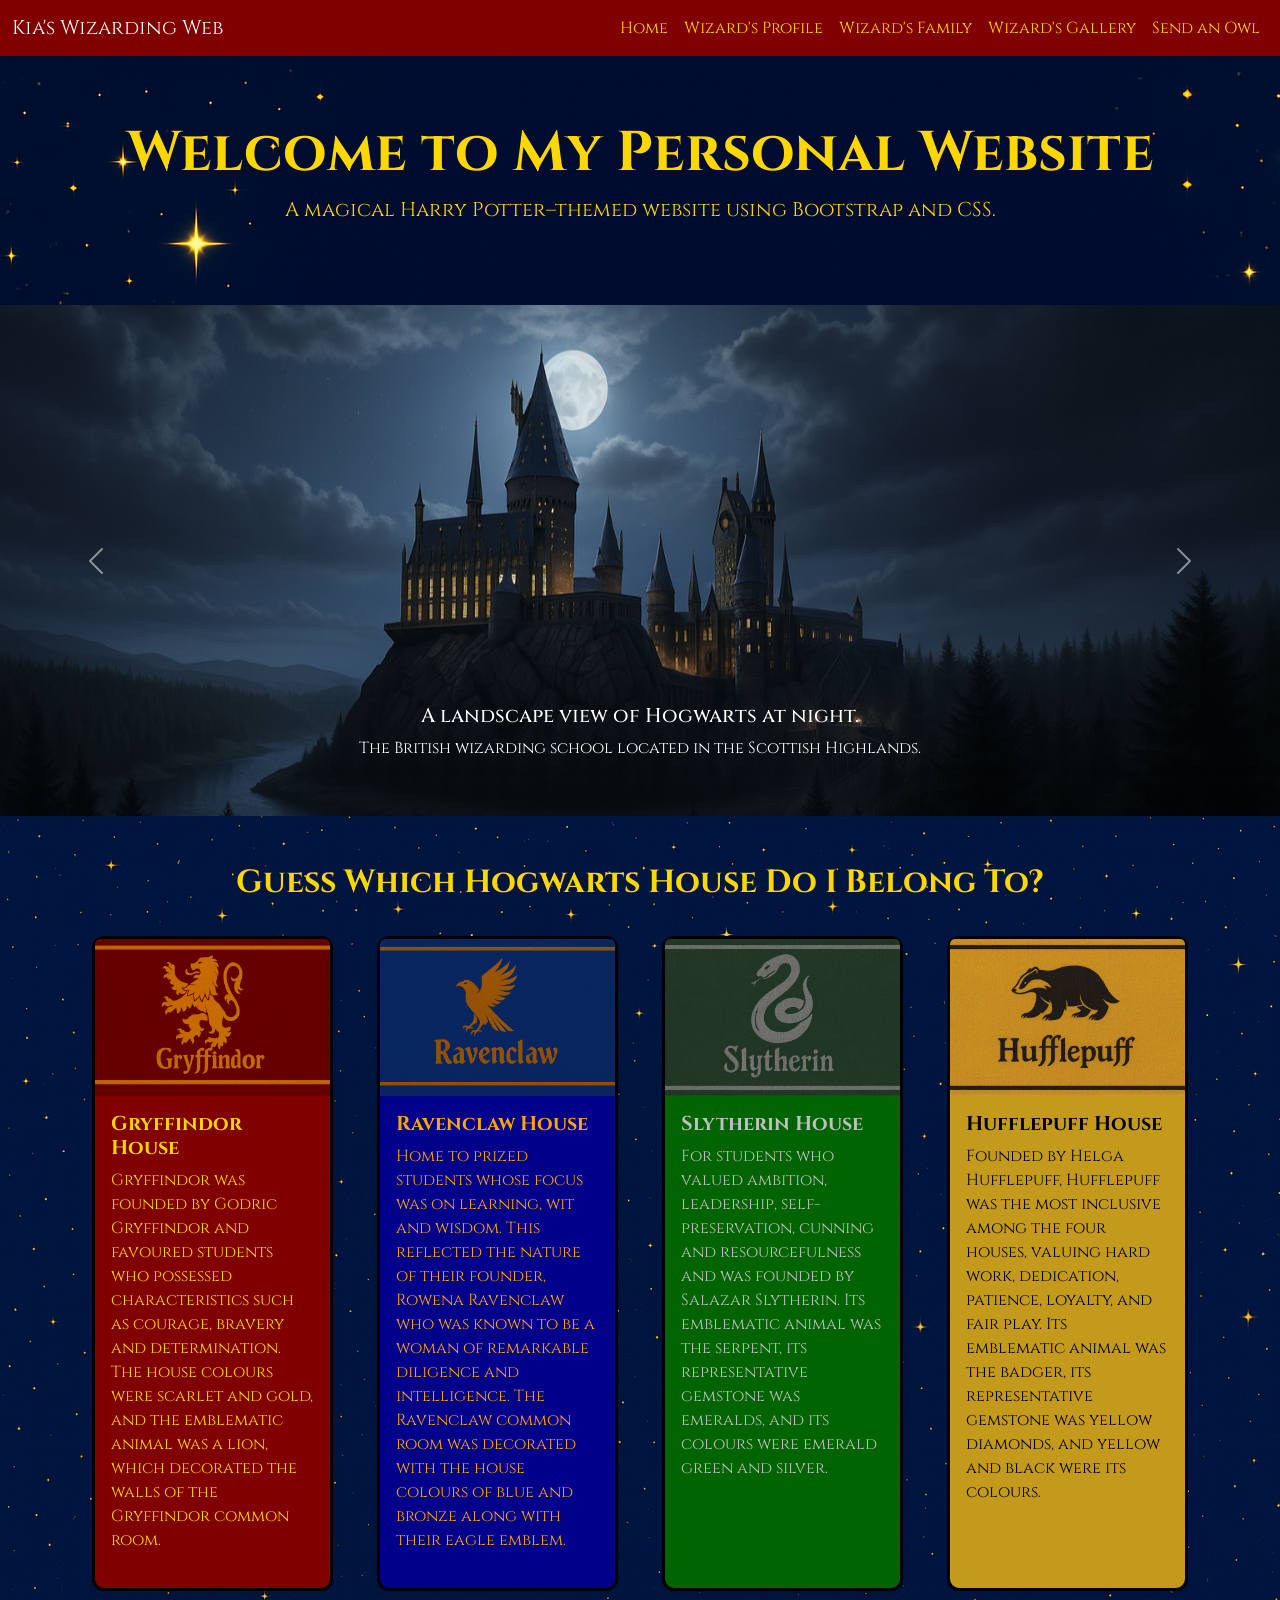
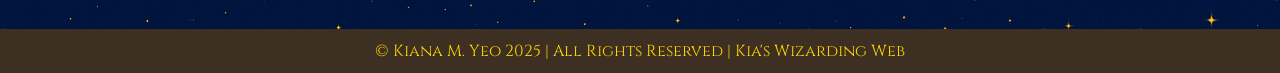
<file: index.html>
<!DOCTYPE html>
<html lang="en">
<head>
  <meta charset="UTF-8">
  <meta name="viewport" content="width=device-width, initial-scale=1">
  <title>kia's wizarding web</title>

  <link href="https://cdn.jsdelivr.net/npm/bootstrap@5.3.2/dist/css/bootstrap.min.css" rel="stylesheet">
  <link href="https://fonts.googleapis.com/css2?family=Cinzel:wght@600&family=DM+Serif+Display&display=swap" rel="stylesheet">

  <style>
    body {
        padding-top: 56px;
        font-family: 'Cinzel';
        background-color: rgb(14,26,64);
        color: #FFD700;
        cursor: url("assets/goldensnitch.png"), auto;
    }

    .custom-navbar {
        background-color: maroon;
    }

    .nav-link {
      position: relative;
      color: #FFD700;
    }

    .nav-link::after{
      content: "";
      position: absolute;
      bottom: 0; left: 0;
      height: 2px;
      width: 0;
      background: gold;
      transition: width 0.3s ease;
    }

    .nav-link:hover::after {
        width: 100%;
    }

    .hero {
        background-image: url("assets/bluesparks.png");
        padding: 4rem 0;
        text-align: center;
        color: #FFD700;
    }

    .house-card {
        transition: transform 0.3s ease, box-shadow 0.4s ease;
        margin: 10px;
        border-radius: 12px;
        cursor: pointer;
        font-family: 'Cinzel', serif;;
    }

    .house-card:hover{
        transform: translateY(-10px) scale(1.02);
    }

    #features {
        background-image: url("assets/smallsparks.png");
        padding: 3rem 0;
        color: #FFD700;
    }

    .gryffindor {
        border: 3px solid black;
        background-color: maroon;
        color: #FFD700;
    }

    .gryffindor:hover {
        box-shadow: 0 0 30px 10px rgba(255, 215, 0, 0.9);
        filter: drop-shadow(0 0 15px gold);
    }

    .ravenclaw {
        border: 3px solid black ;
        background-color: darkblue;
        color: orange;
    }

    .ravenclaw:hover {
        box-shadow: 0 0 25px 5px rgba(0, 150, 255, 0.7);
        filter: drop-shadow(0 0 15px orange);
    }

    .slytherin {
        border: 3px solid black;
        background-color: darkgreen;
        color: silver;
    }

    .slytherin:hover {
        box-shadow: 0 0 25px 5px rgba(0, 255, 128, 0.7);
        filter: drop-shadow(0 0 15px silver);
    }

    .hufflepuff {
        border: 3px solid black;
        background-color: #c39a1c;
        color: black;
    }

    .hufflepuff:hover {
        box-shadow: 0 0 25px 5px rgba(255, 255, 0, 0.9);
        filter: drop-shadow(0 0 15px rgba(255, 255, 0, 0.9));
    }

    #gryffindorModal .modal-content {
    background-color: maroon;
    color: gold;
    font-family: 'Cinzel', serif;
    }

    #ravenclawModal .modal-content {
    background-color: darkblue;
    color: orange;
    font-family: 'Cinzel', serif;
    }

    #slytherinModal .modal-content {
    background-color: darkgreen;
    color: silver;
    font-family: 'Cinzel', serif;
    }

    #hufflepuffModal .modal-content {
    background-color: #c39a1c;
    color: black;
    font-family: 'Cinzel', serif;
    }

    .modal-header.gryffindor { background: maroon; color: gold; }
    .modal-header.ravenclaw { background: darkblue; color: orange; }
    .modal-header.slytherin { background: darkgreen; color: silver; }
    .modal-header.hufflepuff { background: #c39a1c; color: black; }

    footer {
    background-color: rgb(61, 47, 34);
    color: #ffd700;
    padding: 10px;
    margin-top: auto;
    text-align: center;
    }
  </style>
</head>

<body>
  <nav class="navbar navbar-expand-lg navbar-dark custom-navbar fixed-top">
    <div class="container-fluid">
      <a class="navbar-brand" href="#">Kia's Wizarding Web</a>
      <button class="navbar-toggler" type="button" data-bs-toggle="collapse" data-bs-target="#navbarNav">
        <span class="navbar-toggler-icon"></span>
      </button>

<div class="collapse navbar-collapse" id="navbarNav">
        <ul class="navbar-nav ms-auto">
          <li class="nav-item"><a class="nav-link" href="index.html">Home</a></li>
            <li class="nav-item"><a class="nav-link" href="aboutme.html">Wizard's Profile</a></li>
            <li class="nav-item"><a class="nav-link" href="myfamily.html">Wizard's Family</a></li>
            <li class="nav-item"><a class="nav-link" href="mygallery.html">Wizard's Gallery</a></li>
            <li class="nav-item"><a class="nav-link" href="mycontact.html">Send an Owl</a></li>
        </ul>
      </div>
    </div>
  </nav>

  <section class="hero">
    <div class="container">
      <h1 class="display-4 fw-bold">Welcome to My Personal Website</h1>
      <p class="lead">A magical Harry Potter–themed website using Bootstrap and CSS.</p>
    </div>
  </section>


<!-- CAROUSEL -->
  <div id="mainCarousel" class="carousel slide" data-bs-ride="carousel">
    <div class="carousel-inner">
      <div class="carousel-item active">
        <img src="assets/hogwarts 3.png" class="d-block w-100 h-10" alt="Slide 1">
        <div class="carousel-caption d-none d-md-block">
          <h5>A landscape view of Hogwarts at night.</h5>
          <p>The British wizarding school located in the Scottish Highlands.</p>
        </div>
      </div>
      <div class="carousel-item">
        <img src="assets/train.png" class="d-block w-100" alt="Slide 2">
        <div class="carousel-caption d-none d-md-block">
          <h5>An interior landscape view of the Hogwarts Express.</h5>
          <p>The train that took students to Hogwarts on the 1st September.</p>
        </div>
      </div>
      <div class="carousel-item">
        <img src="assets/great hall.png" class="d-block w-100" alt="Slide 3">
        <div class="carousel-caption d-none d-md-block">
          <h5>A landscape view of the Great Hall in Hogwarts</h5>
          <p> This was Hogwarts' gathering place where students and teachers ate and congregated for events.</p>
        </div>
      </div>
    </div>
    <button class="carousel-control-prev" type="button" data-bs-target="#mainCarousel" data-bs-slide="prev">
      <span class="carousel-control-prev-icon"></span>
      <span class="visually-hidden">Previous</span>
    </button>
    <button class="carousel-control-next" type="button" data-bs-target="#mainCarousel" data-bs-slide="next">
      <span class="carousel-control-next-icon"></span>
      <span class="visually-hidden">Next</span>
    </button>
  </div>

<!--HOUSES CARDS-->
  <section id="features" class="py-5">
    <div class="container">
      <h2 class="text-center mb-4"><b>Guess Which Hogwarts House Do I Belong To?</b></h2>
      <div class="row g-4">

        <div class="col-md-3">
          <div class="card h-100 shadow-sm house-card gryffindor"
                data-bs-toggle="modal" data-bs-target="#gryffindorModal">
            <img src="assets/gryffindor.png" class="card-img-top" alt="House 1">
            <div class="card-body">
              <h5 class="card-title"><b>Gryffindor House</b></h5>
              <p class="card-text">Gryffindor was founded by Godric Gryffindor and favoured students who possessed characteristics such as courage, bravery and determination. The house colours were scarlet and gold, and the emblematic animal was a lion, which decorated the walls of the Gryffindor common room.</p>
            </div>
          </div>
        </div>

        <div class="col-md-3">
          <div class="card h-100 shadow-sm house-card ravenclaw"
                data-bs-toggle="modal" data-bs-target="#ravenclawModal">
            <img src="assets/ravenclaw.png" class="card-img-top" alt="House 2">
            <div class="card-body">
              <h5 class="card-title"><b>Ravenclaw House</b></h5>
              <p class="card-text">Home to prized students whose focus was on learning, wit and wisdom. This reflected the nature of their founder, Rowena Ravenclaw who was known to be a woman of remarkable diligence and intelligence. The Ravenclaw common room was decorated with the house colours of blue and bronze along with their eagle emblem.</p>
            </div>
          </div>
        </div>

        <div class="col-md-3">
          <div class="card h-100 shadow-sm house-card slytherin"
                data-bs-toggle="modal" data-bs-target="#slytherinModal">
            <img src="assets/slytherin.png" class="card-img-top" alt="House 3">
            <div class="card-body">
              <h5 class="card-title"><b>Slytherin House</b></h5>
              <p class="card-text">For students who valued ambition, leadership, self-preservation, cunning and resourcefulness and was founded by Salazar Slytherin. Its emblematic animal was the serpent, its representative gemstone was emeralds, and its colours were emerald green and silver.</p>
            </div>
          </div>
        </div>

        <div class="col-md-3">
          <div class="card h-100 shadow-sm house-card hufflepuff"
                data-bs-toggle="modal" data-bs-target="#hufflepuffModal">
            <img src="assets/hufflepuff.png" class="card-img-top" alt="House 4">
            <div class="card-body">
              <h5 class="card-title"><b>Hufflepuff House</b></h5>
              <p class="card-text">Founded by Helga Hufflepuff, Hufflepuff was the most inclusive among the four houses, valuing hard work, dedication, patience, loyalty, and fair play. Its emblematic animal was the badger, its representative gemstone was yellow diamonds, and yellow and black were its colours.</p>
            </div>
          </div>
        </div>
      </div>
    </div>
  </section>

<!--FEATURE MODALS-->
 <div class="modal fade" id="gryffindorModal" tabindex="-1">
    <div class="modal-dialog modal-dialog-centered">
      <div class="modal-content">
        <div class="modal-header gryffindor">
          <h5 class="modal-title">Gryffindor House</h5>
          <button class="btn-close" data-bs-dismiss="modal"></button>
        </div>
        <div class="modal-body">
          <h3><center> WRONG! I'M NOT A GRYFFINDOR!</center></h3><br>
          AI Tool: ChatGPT <br> <br>
          Prompt: Generate me a Gryffindor Banner Flag showing the maroon and gold colors, the Gryffindor title in gold in a Harry Potter font style and a lion emblem at the back of the title in center. Make it landscape and long in width.</div>
      </div>
    </div>
  </div>

  <div class="modal fade" id="ravenclawModal" tabindex="-1">
    <div class="modal-dialog modal-dialog-centered">
      <div class="modal-content">
        <div class="modal-header ravenclaw">
          <h5 class="modal-title">Ravenclaw House</h5>
          <button class="btn-close" data-bs-dismiss="modal"></button>
        </div>
        <div class="modal-body">
          <h3><center> WRONG! I'M NOT A RAVENCLAW!</center></h3><br>
          AI Tool: ChatGPT <br> <br>
          Prompt: Generate me a Ravenclaw Banner Flag with dark blue and bronze colors, the Ravenclaw title in bronze in a Harry Potter font style and an eagle emblem at the back of the title in center. Make it landscape and long in width.</div>
      </div>
    </div>
  </div>

  <div class="modal fade" id="slytherinModal" tabindex="-1">
    <div class="modal-dialog modal-dialog-centered">
      <div class="modal-content">
        <div class="modal-header slytherin">
          <h5 class="modal-title">Slytherin House</h5>
          <button class="btn-close" data-bs-dismiss="modal"></button>
        </div>
        <div class="modal-body">
          <h3><center> WRONG! I'M NOT A SLYTHERIN!</center></h3><br>
          AI Tool: ChatGPT <br> <br>
          Prompt: Generate me a Slytherin Banner Flag showing the emerald green and silver colors, the Slytherin title in silver in a Harry Potter font style and a serpent emblem at the back of the title in center. Make it landscape and long in width.</div>
      </div>
    </div>
  </div>

  <div class="modal fade" id="hufflepuffModal" tabindex="-1">
    <div class="modal-dialog modal-dialog-centered">
      <div class="modal-content">
        <div class="modal-header hufflepuff">
          <h5 class="modal-title">Hufflepuff House</h5>
          <button class="btn-close" data-bs-dismiss="modal"></button>
        </div>
        <div class="modal-body">
          <h3><center> CORRECT! I'M A HUFFLEPUFF!</center></h3><br>
          AI Tool: ChatGPT <br> <br>
          Prompt: Generate me a Hufflepuff Banner Flag showing the mustard yellow and black colors, the Hufflepuff title in black in a Harry Potter font style and a badger emblem at the back of the title in center. Make it landscape and long in width.</div>
      </div>
    </div>
  </div>

 <!-- CONTACT MODAL -->
  <div class="modal fade" id="contactModal" tabindex="-1" aria-labelledby="contactModalLabel" aria-hidden="true">
    <div class="modal-dialog">
      <div class="modal-content">
        <div class="modal-header">
          <h5 class="modal-title" id="contactModalLabel">Contact Us</h5>
          <button type="button" class="btn-close" data-bs-dismiss="modal"></button>
        </div>
        <div class="modal-body">
          <form>
            <div class="mb-3">
              <label for="name" class="form-label">Name</label>
              <input type="text" class="form-control" id="name" required>
            </div>
            <div class="mb-3">
              <label for="email" class="form-label">Email</label>
              <input type="email" class="form-control" id="email" required>
            </div>
            <div class="mb-3">
              <label for="message" class="form-label">Message</label>
              <textarea class="form-control" id="message" rows="3" required></textarea>
            </div>
          </form>
        </div>

        <div class="modal-footer">
          <button type="button" class="btn btn-secondary" data-bs-dismiss="modal">Close</button>
          <button type="submit" class="btn btn-primary">Send Message</button>
        </div>
      </div>
    </div>
  </div>

<!--FOOTER-->
  <footer>
  © Kiana M. Yeo 2025 | All Rights Reserved | Kia's Wizarding Web
</footer>

 
  <script src="https://cdn.jsdelivr.net/npm/bootstrap@5.3.2/dist/js/bootstrap.bundle.min.js"></script>
</body>
</html>
</file>
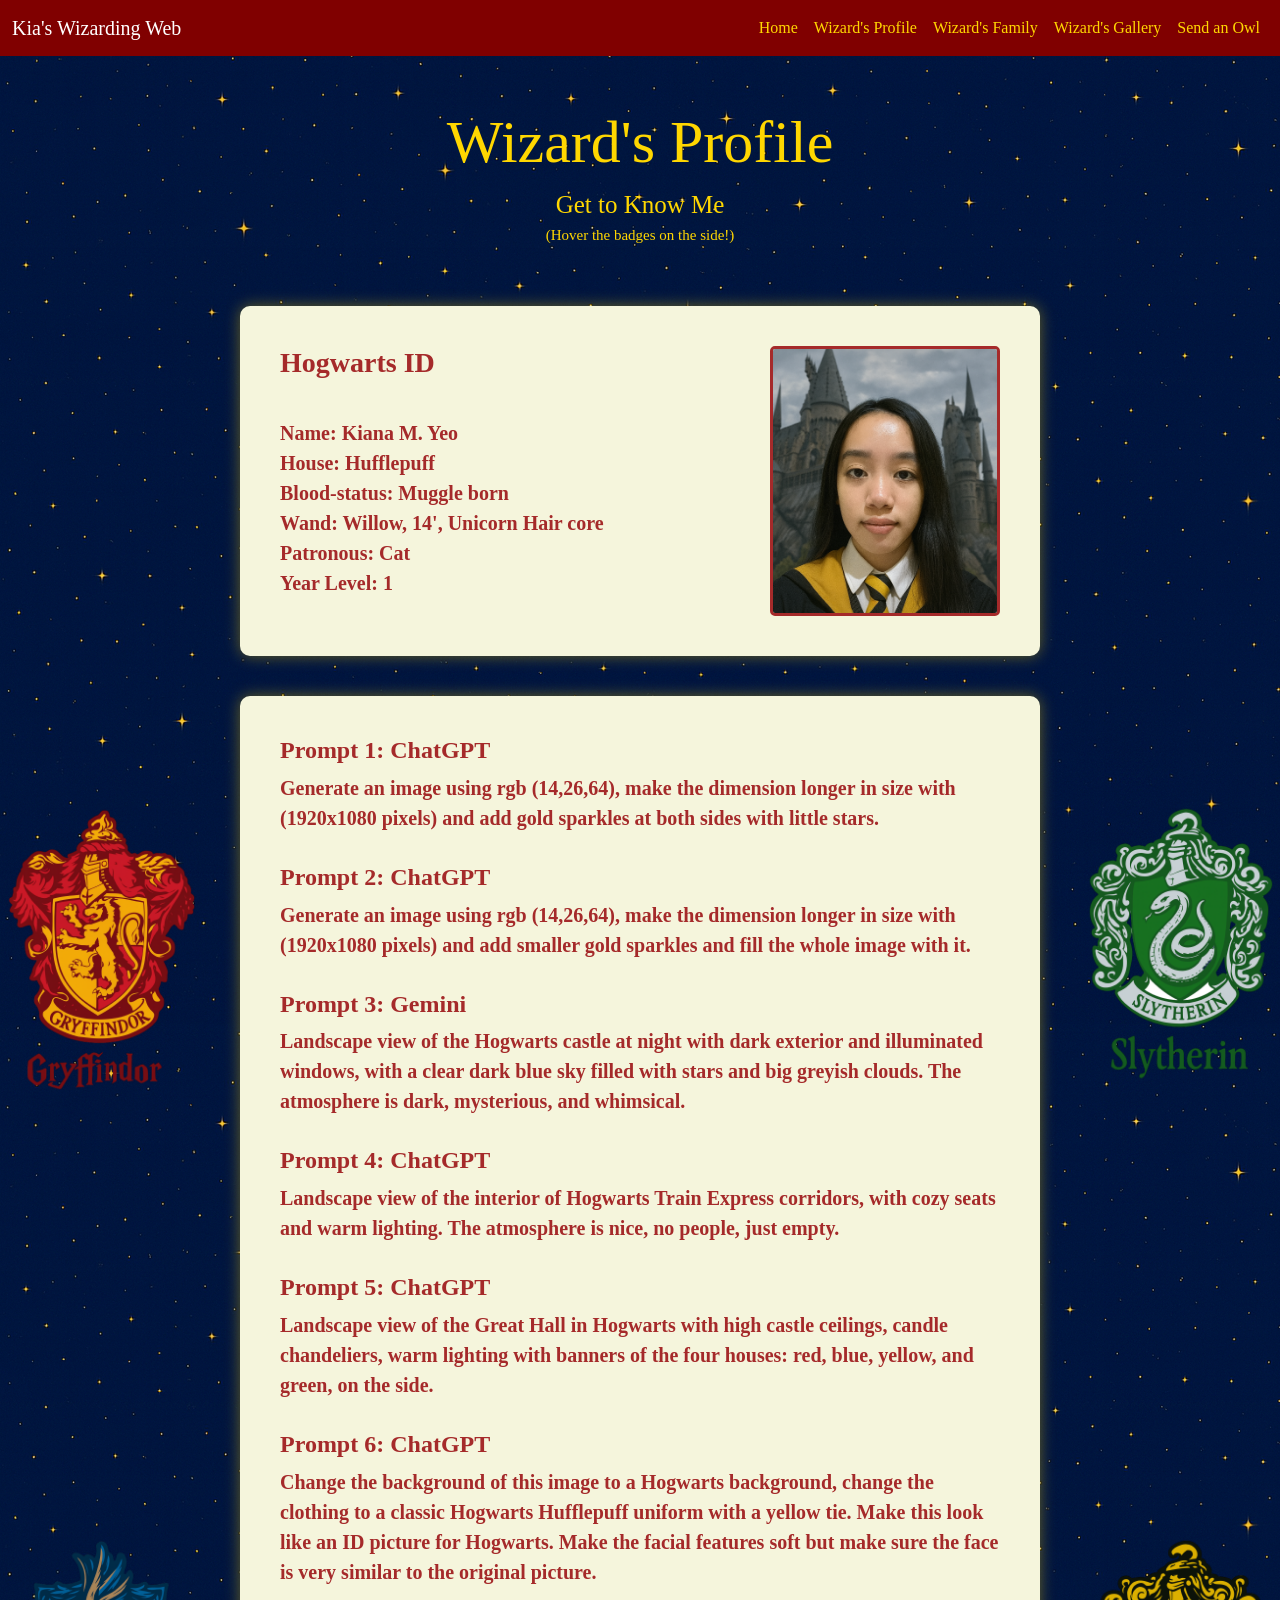
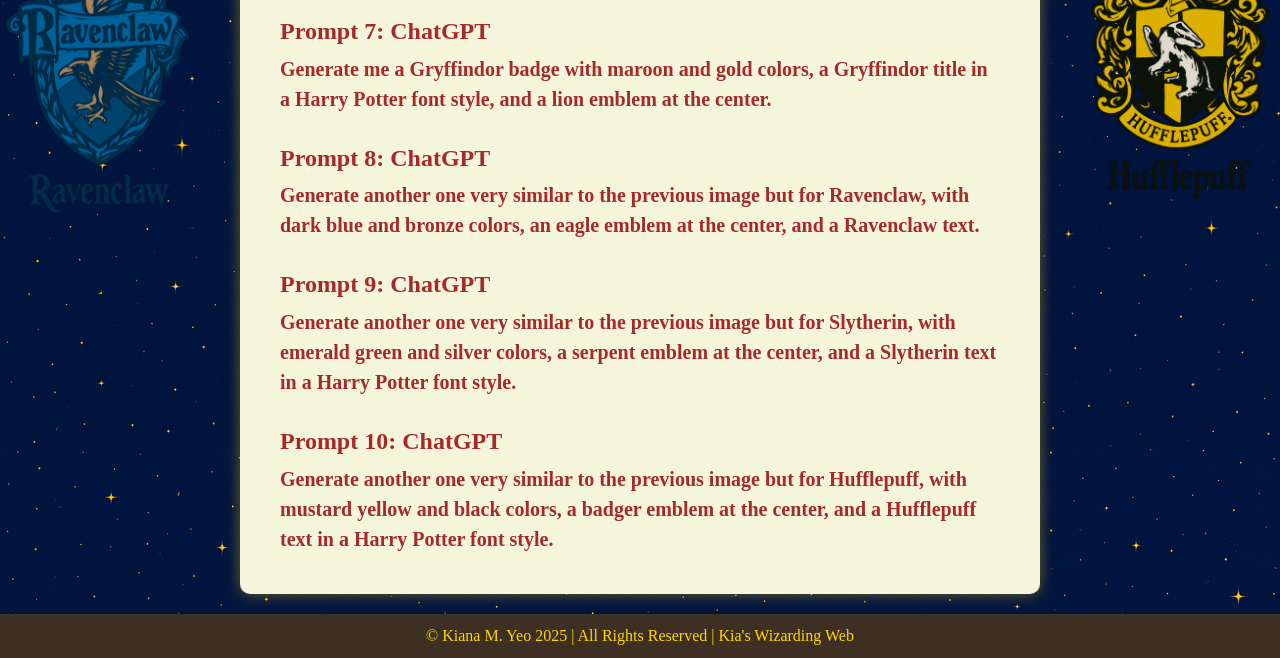
<file: aboutme.html>
<!DOCTYPE html>
<html lang="en">
<head>
  <meta charset="UTF-8">
  <meta name="viewport" content="width=device-width, initial-scale=1">
  <title>wizard's profile</title>

  <link href="https://cdn.jsdelivr.net/npm/bootstrap@5.3.2/dist/css/bootstrap.min.css" rel="stylesheet">

<style>
  body {
    padding-top: 56px;
    font-family: 'Papyrus';
    background-image: url("assets/smallsparks.png");
    color: #ffd700;
    cursor: url("assets/goldensnitch.png"), auto;
  }

  .custom-navbar {
    background-color: maroon;
  }

  .nav-link {
      position: relative;
      color: #FFD700;
    }

  .nav-link::after{
    content: "";
    position: absolute;
    bottom: 0; left: 0;
    height: 2px;
    width: 0;
    background: gold;
    transition: width 0.3s ease;
    }

  .nav-link:hover::after {
    width: 100%;
    }

  .about-title {
    text-align: center;
    margin-top: 50px;
    font-size: 60px;
    color: #ffd700;
  }

  .aboutbody {
    text-align: center;
    font-size: 25px;
    color: #ffd700;
    font-family: 'Cinzel', serif;
  }

  .infotip {
    text-align: center;
    font-size: 15px;
    color: #ffd700;
    font-family: 'Cinzel', serif;
  }

  .profile-wrapper {
    display: flex;
    justify-content: center;
    align-items: flex-start;
    gap: 40px;
    margin-top: 40px;
    padding: 20px;
  }

  .center-stack {
    display: flex;
    flex-direction: column;
    align-items: center;
    gap: 40px;
  }

  .side {
    display: flex;
    flex-direction: column;
    align-items: center;
    gap: 180px;
  }

  .side img {
    width: 200px;
    height: auto;
    transition: transform 0.3s ease, filter 0.4s ease;
    cursor: pointer;
  }

  .side img:hover {
    transform: scale(1.12);
    filter: drop-shadow(0 0 10px gold) drop-shadow(0 0 20px gold);
  }

  .content-box {
    background-color: beige;
    color: brown;
    padding: 40px;
    border-radius: 10px;
    width: 800px;
    font-size: 20px;
    box-shadow: 0 0 15px rgba(255, 215, 0, 0.4);
    font-family: 'Garamond';
  }

  .content-box p {
    text-align: justify;
    margin-bottom: 0;
  }

  .id-card {
    display: flex;
    justify-content: space-between;
    align-items: flex-start;
  }

  .id-left {
    width: 60%;
  }

  .id-right img {
    width: 230px;
    height: 270px;
    object-fit: cover; 
    border: 3px solid brown;
    border-radius: 5px;
  }

  footer {
    background-color: rgb(61, 47, 34);
    color: #ffd700;
    padding: 10px;
    margin-top: auto;
    text-align: center;
  }
</style>
</head>

<body>

<nav class="navbar navbar-expand-lg navbar-dark custom-navbar fixed-top">
  <div class="container-fluid">
    <a class="navbar-brand" href="index.html">Kia's Wizarding Web</a>
    <button class="navbar-toggler" type="button" data-bs-toggle="collapse" data-bs-target="#navbarNav">
      <span class="navbar-toggler-icon"></span>
    </button>

    <div class="collapse navbar-collapse" id="navbarNav">
      <ul class="navbar-nav ms-auto">
        <li class="nav-item"><a class="nav-link" href="index.html">Home</a></li>
        <li class="nav-item"><a class="nav-link" href="aboutme.html">Wizard's Profile</a></li>
        <li class="nav-item"><a class="nav-link" href="myfamily.html">Wizard's Family</a></li>
        <li class="nav-item"><a class="nav-link" href="mygallery.html">Wizard's Gallery</a></li>
        <li class="nav-item"><a class="nav-link" href="mycontact.html">Send an Owl</a></li>
      </ul>
    </div>
  </div>
</nav>

<section class="page-section">
  <h1 class="about-title">Wizard's Profile</h1>
  <div class="aboutbody"> Get to Know Me</div>
  <div class="infotip"> (Hover the badges on the side!) </div>

  <div class="profile-wrapper">

      <div class="side">
        <br><br><br><br><br><br><br><br><br><br><br><br><br>
        <img src="assets/gryfbadge.png">
        <br><br><br>
        <img src="assets/ravbadge.png">
      </div>

      <div class="center-stack">
      
      <div class="content-box id-card">
      <div class="id-left">
      <h3><b>Hogwarts ID</b></h3><br>
      <b>
        Name: Kiana M. Yeo <br>
        House: Hufflepuff <br>
        Blood-status: Muggle born <br>
        Wand: Willow, 14', Unicorn Hair core <br>
        Patronous: Cat <br>
        Year Level: 1
        </b>
      </div>

  <div class="id-right">
    <img src="assets/hogwartsid.png" alt="ID Picture">
  </div>
</div>


      <div class="content-box">
      <b>
        <h4><b>Prompt 1: ChatGPT</b></h4>
        Generate an image using rgb (14,26,64), make the dimension longer in size with (1920x1080 pixels) and add gold sparkles at both sides with little stars.
        <br><br>
        <h4><b>Prompt 2: ChatGPT</b></h4>
        Generate an image using rgb (14,26,64), make the dimension longer in size with (1920x1080 pixels) and add smaller gold sparkles and fill the whole image with it.
        <br><br>
        <h4><b>Prompt 3: Gemini</b></h4>
        Landscape view of the Hogwarts castle at night with dark exterior and illuminated windows, with a clear dark blue sky filled with stars and big greyish clouds. The atmosphere is dark, mysterious, and whimsical.
        <br><br>
        <h4><b>Prompt 4: ChatGPT</b></h4>
        Landscape view of the interior of Hogwarts Train Express corridors, with cozy seats and warm lighting. The atmosphere is nice, no people, just empty.
        <br><br>
        <h4><b>Prompt 5: ChatGPT</b></h4>
        Landscape view of the Great Hall in Hogwarts with high castle ceilings, candle chandeliers, warm lighting with banners of the four houses: red, blue, yellow, and green, on the side.
        <br><br>
        <h4><b>Prompt 6: ChatGPT</b></h4>
        Change the background of this image to a Hogwarts background, change the clothing to a classic Hogwarts Hufflepuff uniform with a yellow tie. Make this look like an ID picture for Hogwarts. Make the facial features soft but make sure the face is very similar to the original picture.
        <br><br>
        <h4><b>Prompt 7: ChatGPT</b></h4>
        Generate me a Gryffindor badge with maroon and gold colors, a Gryffindor title in a Harry Potter font style, and a lion emblem at the center.
        <br><br>
        <h4><b>Prompt 8: ChatGPT</b></h4>
        Generate another one very similar to the previous image but for Ravenclaw, with dark blue and bronze colors, an eagle emblem at the center, and a Ravenclaw text.
        <br><br>
        <h4><b>Prompt 9: ChatGPT</b></h4>
        Generate another one very similar to the previous image but for Slytherin, with emerald green and silver colors, a serpent emblem at the center, and a Slytherin text in a Harry Potter font style.
        <br><br>
        <h4><b>Prompt 10: ChatGPT</b></h4>
        Generate another one very similar to the previous image but for Hufflepuff, with mustard yellow and black colors, a badger emblem at the center, and a Hufflepuff text in a Harry Potter font style.
      </b>
      </div>
</div>

      <div class="side">
        <br><br><br><br><br><br><br><br><br><br><br><br><br>
        <img src="assets/slybadge.png">
        <br><br><br>
        <img src="assets/huffbadge.png">
      </div>

  </div>
</section>

  <footer>
  © Kiana M. Yeo 2025 | All Rights Reserved | Kia's Wizarding Web
</footer>

<script src="https://cdn.jsdelivr.net/npm/bootstrap@5.3.2/dist/js/bootstrap.bundle.min.js"></script>

</body>
</html>
</file>
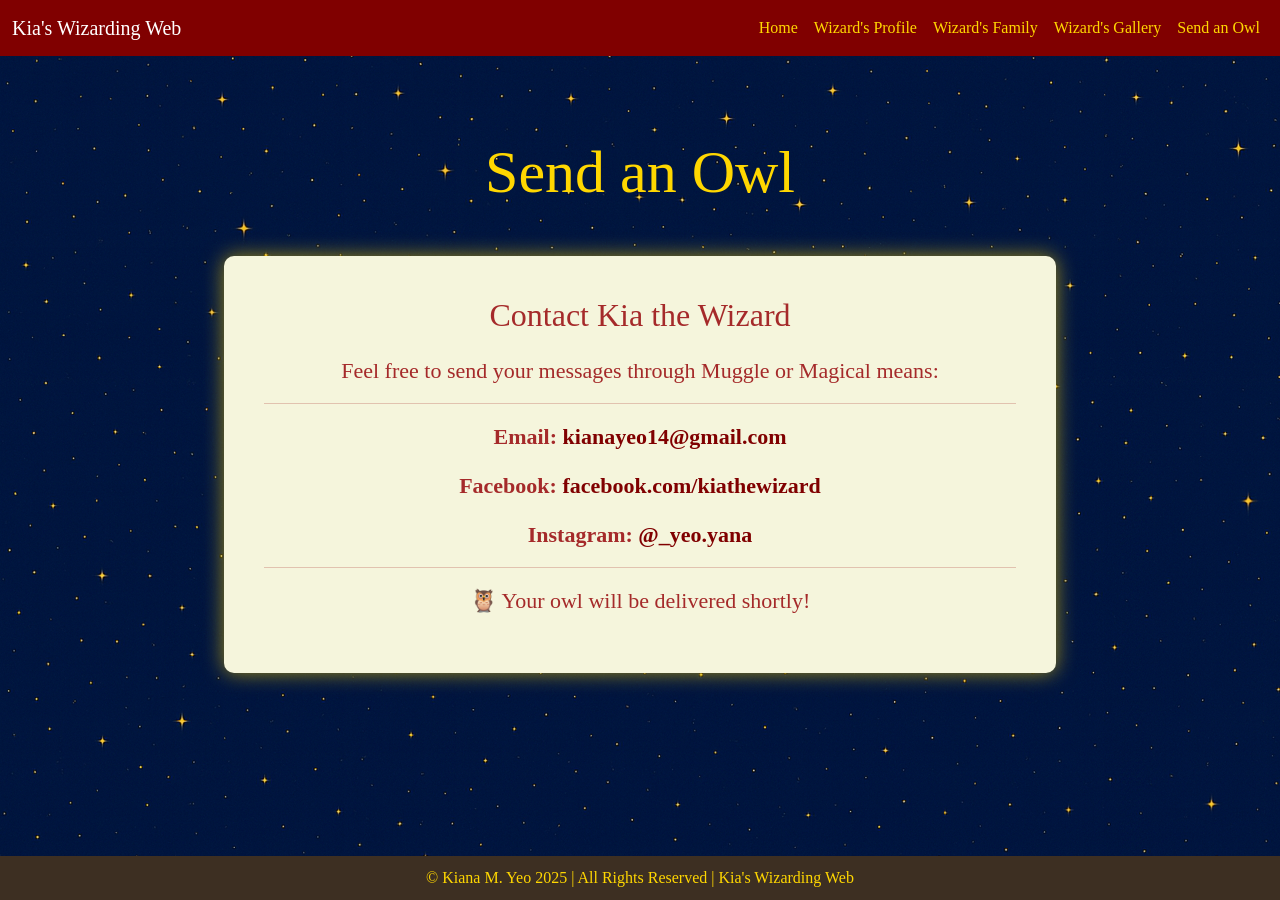
<file: mycontact.html>
<!DOCTYPE html>
<html lang="en">
<head>
  <meta charset="UTF-8">
  <meta name="viewport" content="width=device-width, initial-scale=1">
  <title>wizard's contact</title>

  <link href="https://cdn.jsdelivr.net/npm/bootstrap@5.3.2/dist/css/bootstrap.min.css" rel="stylesheet">

<style>
  body {
    padding-top: 56px;
    font-family: 'Papyrus';
    background-image: url("assets/smallsparks.png");
    color: #ffd700;
    cursor: url("assets/goldensnitch.png"), auto;
    min-height: 100vh;
    display: flex;
    flex-direction: column;
  }

  .custom-navbar {
    background-color: maroon;
  }

  .nav-link {
    position: relative;
    color: #FFD700;
  }

  .nav-link::after {
    content: "";
    position: absolute;
    bottom: 0; left: 0;
    height: 2px;
    width: 0;
    background: gold;
    transition: width 0.3s ease;
  }

  .nav-link:hover::after {
    width: 100%;
  }

  /* Title */
  .about-title {
    text-align: center;
    margin-top: 80px;
    font-size: 60px;
    color: #ffd700;
  }

  /* WHITE CONTENT BOX */
  .content-box {
    background-color: beige;
    color: brown;
    padding: 40px;
    border-radius: 10px;
    width: 65%;
    max-width: 900px;
    font-size: 20px;
    box-shadow: 0 0 20px rgba(255, 215, 0, 0.6);
    margin: 40px auto;
    font-family: 'Cinzel', serif;
  }

  .content-box h2 {
    text-align: center;
    margin-bottom: 20px;
    font-family: 'Cinzel', serif;
  }

  .content-box p {
    text-align: center;
    font-size: 22px;
  }

  .content-box a {
    color: maroon;
    font-weight: bold;
    text-decoration: none;
  }

  .content-box a:hover {
    text-decoration: underline;
  }

  /* FOOTER */
  footer {
    background-color: rgb(61, 47, 34);
    color: #ffd700;
    padding: 10px;
    margin-top: auto;
    text-align: center;
  }
</style>
</head>

<body>

<!-- NAVBAR -->
<nav class="navbar navbar-expand-lg navbar-dark custom-navbar fixed-top">
  <div class="container-fluid">
    <a class="navbar-brand" href="index.html">Kia's Wizarding Web</a>
    <button class="navbar-toggler" type="button" data-bs-toggle="collapse" data-bs-target="#navbarNav">
      <span class="navbar-toggler-icon"></span>
    </button>

    <div class="collapse navbar-collapse" id="navbarNav">
      <ul class="navbar-nav ms-auto">
        <li class="nav-item"><a class="nav-link" href="index.html">Home</a></li>
        <li class="nav-item"><a class="nav-link" href="aboutme.html">Wizard's Profile</a></li>
        <li class="nav-item"><a class="nav-link" href="myfamily.html">Wizard's Family</a></li>
        <li class="nav-item"><a class="nav-link" href="mygallery.html">Wizard's Gallery</a></li>
        <li class="nav-item"><a class="nav-link" href="mycontact.html">Send an Owl</a></li>
      </ul>
    </div>
  </div>
</nav>

<!-- PAGE HEADER -->
<h1 class="about-title">Send an Owl</h1>

<!-- CONTENT BOX (Contacts & Socials) -->
<div class="content-box">
  <h2>Contact Kia the Wizard</h2>
  <p>Feel free to send your messages through Muggle or Magical means:</p>

  <hr>

  <p><b>Email:</b> <a href="mailto:kianayeo14@gmail.com">kianayeo14@gmail.com</a></p>
  <p><b>Facebook:</b> <a href="https://facebook.com" target="_blank">facebook.com/kiathewizard</a></p>
  <p><b>Instagram:</b> <a href="https://instagram.com" target="_blank">@_yeo.yana</a></p>

  <hr>

  <p>🦉 Your owl will be delivered shortly!</p>
</div>

<!-- FOOTER -->
<footer>
  © Kiana M. Yeo 2025 | All Rights Reserved | Kia's Wizarding Web
</footer>

<script src="https://cdn.jsdelivr.net/npm/bootstrap@5.3.2/dist/js/bootstrap.bundle.min.js"></script>

</body>
</html>
</file>
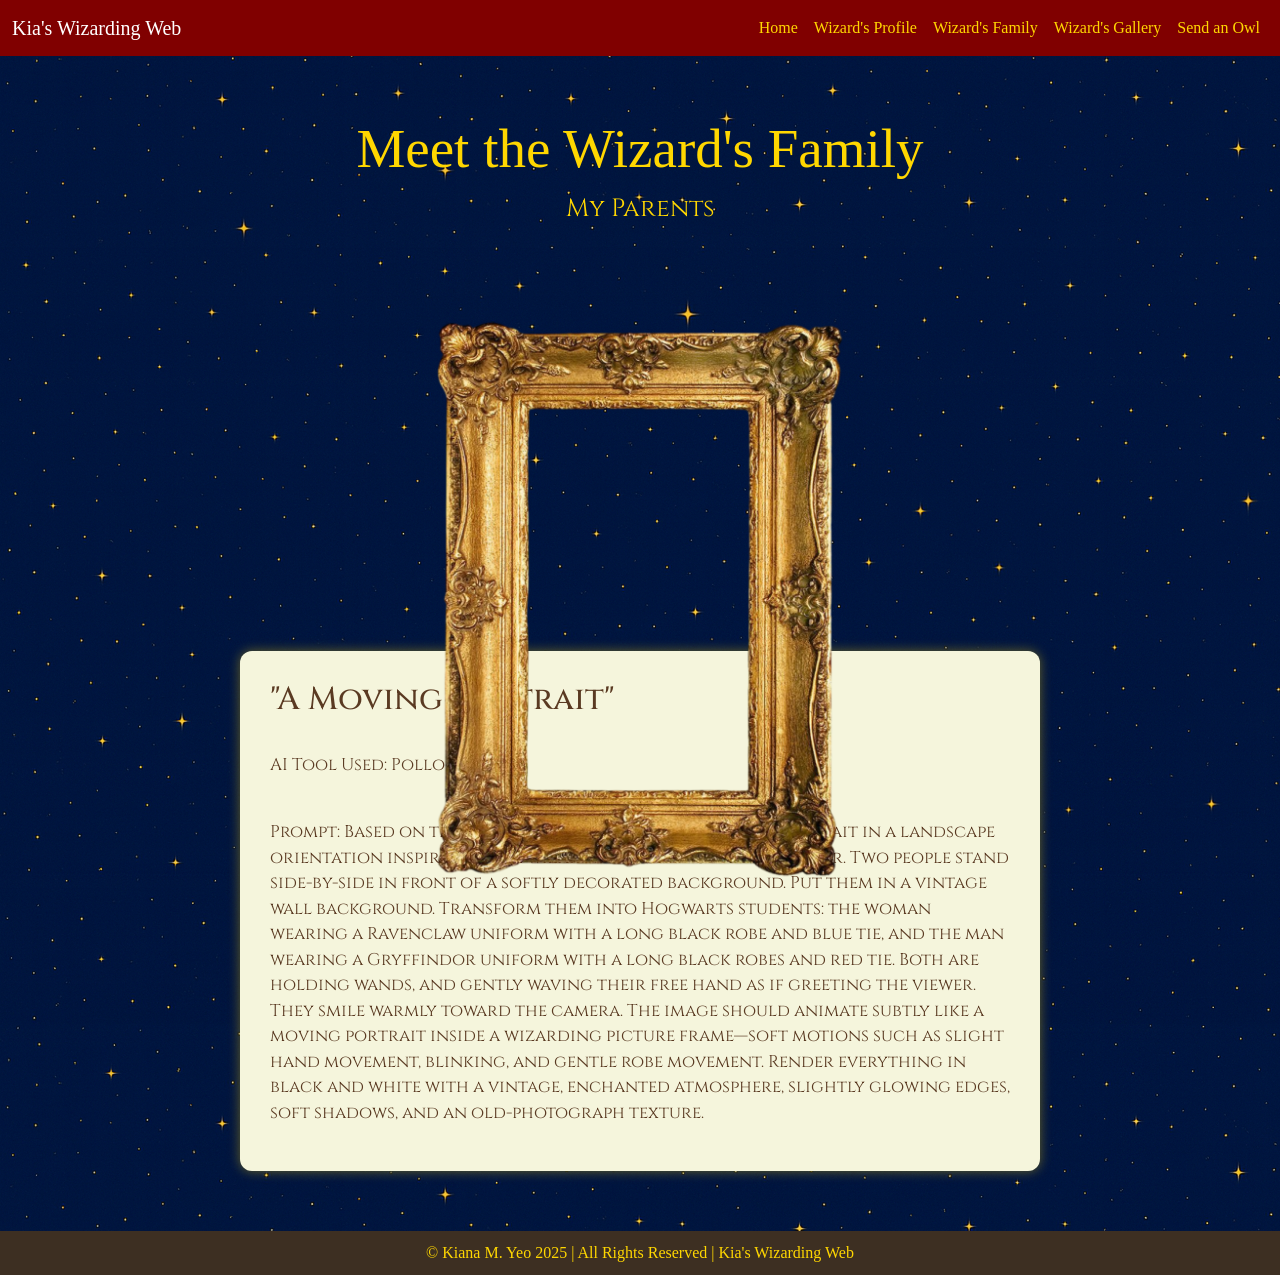
<file: myfamily.html>
<!DOCTYPE html>
<html lang="en">
<head>
  <meta charset="UTF-8">
  <meta name="viewport" content="width=device-width, initial-scale=1">
  <title>wizard's gallery</title>

  <link href="https://cdn.jsdelivr.net/npm/bootstrap@5.3.2/dist/css/bootstrap.min.css" rel="stylesheet">
  <link href="https://fonts.googleapis.com/css2?family=Cinzel:wght@600&family=DM+Serif+Display&display=swap" rel="stylesheet">

<style>
  body {
    padding-top: 56px;
    font-family: 'Papyrus';
    background-image: url("assets/smallsparks.png");
    color: #ffd700;
    cursor: url("assets/goldensnitch.png"), auto;
  }

  .custom-navbar {
    background-color: maroon;
  }

  .nav-link {
    position: relative;
    color: #FFD700;
  }

  .nav-link::after {
    content: "";
    position: absolute;
    bottom: 0;
    left: 0;
    height: 2px;
    width: 0;
    background: gold;
    transition: width 0.3s ease;
  }

  .nav-link:hover::after {
    width: 100%;
  }

  .about-title {
    text-align: center;
    margin-top: 60px;
    font-size: 55px;
    color: #ffd700;
    font-family: 'Papyrus';
  }

  .aboutbody {
    text-align: center;
    font-size: 25px;
    color: #ffd700;
    font-family: 'Cinzel', serif;
  }

  .magic-frame {
    position: relative;
    width: 420px;
    margin: 40px auto;
  }

  .inner-video {
    width: 100%;
    height: 100%;
    padding: 50px 70px;
    border-radius: 5px;
  }

  .frame-overlay {
    position: absolute;
    top: 0;
    left: 0;
    width: 100%;
    pointer-events: none;
  }

  .content-box {
    background-color: beige;
    color: #5a3a22;
    padding: 30px;
    border-radius: 12px;
    width: 100%;
    max-width: 800px;
    margin: auto;
    font-size: 17px;
    font-family: 'Cinzel', serif;
    box-shadow: 0 0 12px rgba(255, 215, 0, 0.4);
  }

  footer {
    background-color: rgb(61,47,34);
    color: #ffd700;
    padding: 10px;
    text-align: center;
    margin-top: 60px;
  }
</style>
</head>

<body>

  <!-- NAVBAR -->
  <nav class="navbar navbar-expand-lg navbar-dark custom-navbar fixed-top">
    <div class="container-fluid">
      <a class="navbar-brand" href="Index.html">Kia's Wizarding Web</a>
      <button class="navbar-toggler" type="button" data-bs-toggle="collapse" data-bs-target="#navbarNav">
        <span class="navbar-toggler-icon"></span>
      </button>

      <div class="collapse navbar-collapse" id="navbarNav">
        <ul class="navbar-nav ms-auto">
          <li class="nav-item"><a class="nav-link" href="index.html">Home</a></li>
          <li class="nav-item"><a class="nav-link" href="aboutme.html">Wizard's Profile</a></li>
          <li class="nav-item"><a class="nav-link" href="myfamily.html">Wizard's Family</a></li>
          <li class="nav-item"><a class="nav-link" href="mygallery.html">Wizard's Gallery</a></li>
          <li class="nav-item"><a class="nav-link" href="mycontact.html">Send an Owl</a></li>
        </ul>
      </div>
    </div>
  </nav>

  <h1 class="about-title">Meet the Wizard's Family</h1>
  <div class="aboutbody">My Parents</div>


  <div class="container d-flex flex-wrap justify-content-center align-items-start mt-5 gap-5">

    <div class="magic-frame">
      <video class="inner-video" autoplay loop muted>
        <source src="assets/ateandpapa.mp4" type="video/mp4">
      </video>
      <img src="assets/bigframe.png" class="frame-overlay">
    </div>

    <div class="content-box">
      <h2 style="text-align: justify; font-family: 'Cinzel', serif;">"A Moving Portrait"</h2>
      <p> <br>
        AI Tool Used: Pollo AI
      </p>
      <p> <br>
        Prompt: Based on the picture, create a magical moving portrait in a landscape orientation inspired by the wizarding world of Harry Potter. Two people stand side-by-side in front of a softly decorated background. Put them in a vintage wall background.
        Transform them into Hogwarts students: the woman wearing a Ravenclaw uniform with a long black robe and blue tie, and the man wearing a Gryffindor uniform with a long black robes and red tie. Both are holding wands, and gently waving their free
        hand as if greeting the viewer. They smile warmly toward the camera. The image should animate subtly like a moving portrait inside a wizarding picture frame—soft motions such as slight hand movement, blinking, and gentle robe movement.
        Render everything in black and white with a vintage, enchanted atmosphere, slightly glowing edges, soft shadows, and an old-photograph texture.
      </p>
    </div>

  </div>

  <footer>
    © Kiana M. Yeo 2025 | All Rights Reserved | Kia's Wizarding Web
  </footer>

<script src="https://cdn.jsdelivr.net/npm/bootstrap@5.3.2/dist/js/bootstrap.bundle.min.js"></script>

</body>
</html>
</file>
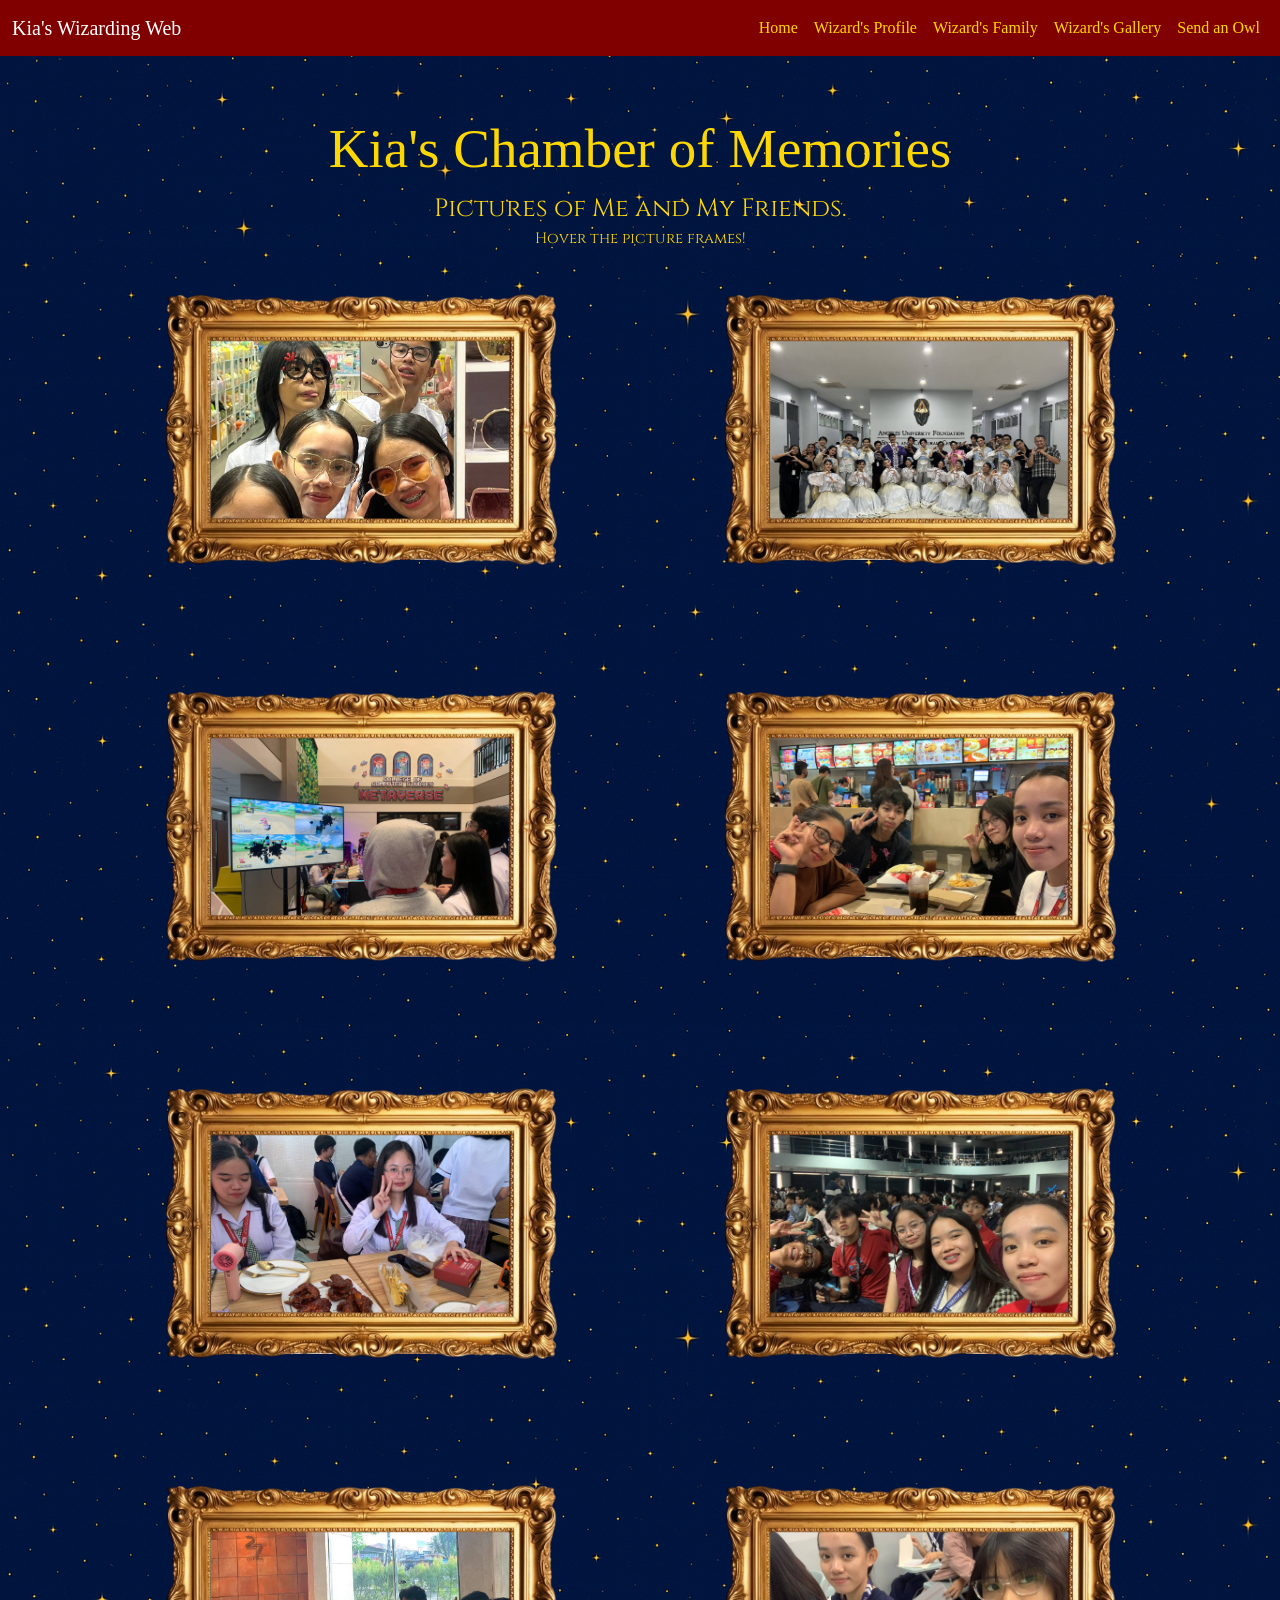
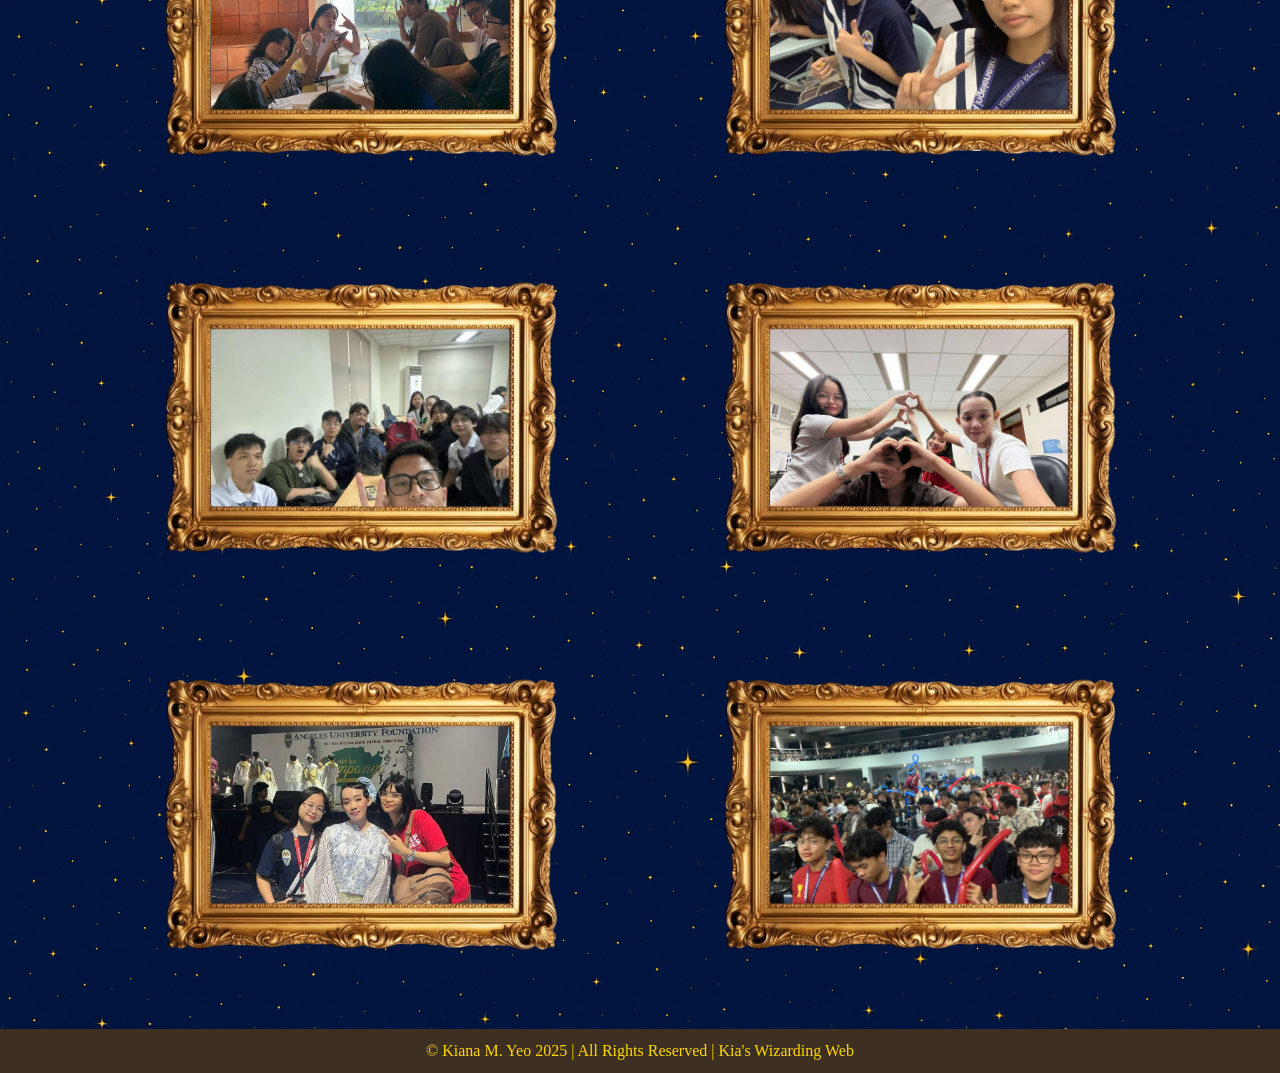
<file: mygallery.html>
<!DOCTYPE html>
<html lang="en">
<head>
  <meta charset="UTF-8">
  <meta name="viewport" content="width=device-width, initial-scale=1">
  <title>wizard's gallery</title>

  <link href="https://cdn.jsdelivr.net/npm/bootstrap@5.3.2/dist/css/bootstrap.min.css" rel="stylesheet">
  <link href="https://fonts.googleapis.com/css2?family=Cinzel:wght@600&family=DM+Serif+Display&display=swap" rel="stylesheet">

<style>
  body {
    padding-top: 56px;
    font-family: 'Papyrus';
    background-image: url("assets/smallsparks.png");
    color: #ffd700;
    cursor: url("assets/goldensnitch.png"), auto;
  }

  .custom-navbar {
    background-color: maroon;
  }

  .nav-link {
    position: relative;
    color: #FFD700;
  }

  .nav-link::after {
    content: "";
    position: absolute;
    bottom: 0;
    left: 0;
    height: 2px;
    width: 0;
    background: gold;
    transition: width 0.3s ease;
  }

  .nav-link:hover::after {
    width: 100%;
  }

  .about-title {
    text-align: center;
    margin-top: 60px;
    font-size: 55px;
    color: #ffd700;
    font-family: 'Papyrus';
  }

  .aboutbody {
    text-align: center;
    font-size: 25px;
    color: #ffd700;
    font-family: 'Cinzel', serif;
  }

  .infotip {
    text-align: center;
    font-size: 15px;
    color: #ffd700;
    font-family: 'Cinzel', serif;
  }

  .magic-frame {
    position: relative;
    width: 100%;
    max-width: 300px;
    margin: 40px auto;
    transition: transform 0.3s ease, filter 0.3s ease;
  }

  .magic-frame:hover {
    transform: scale(1.05);
    filter: drop-shadow(0 0 15px gold);
  }

  .inner-photo {
    width: 100%;
    height: 100%;
    object-fit: cover;
    padding: 30px 35px;
    border-radius: 5px;
  }

  .frame-overlay {
    position: absolute;
    top: 0;
    left: 0;
    width: 100%;
    height: auto;
    pointer-events: none;
  }

  .gallery-container {
    justify-content: center;
    gap: 2px;
  }

@keyframes portraitMove {
  0% { transform: translateY(0px) scale(1); }
  50% { transform: translateY(-8px) scale(1.02); }
  100% { transform: translateY(0px) scale(1); }
}

.magic-frame {
  position: relative;
  width: 100%;
  max-width: 420px;
  margin: 40px auto;
}

.inner-photo {
  width: 100%;
  height: 100%;
  object-fit: cover;
  padding: 45px 60px;
  border-radius: 5px;
  animation: portraitMove 6s infinite ease-in-out;
}

.frame-overlay {
  position: absolute;
  top: 0;
  left: 0;
  width: 100%;
  height: auto;
  pointer-events: none;
}

footer {
    background-color: rgb(61, 47, 34);
    color: #ffd700;
    padding: 10px;
    margin-top: auto;
    text-align: center;
  }
</style>
</head>

<body>

  <nav class="navbar navbar-expand-lg navbar-dark custom-navbar fixed-top">
    <div class="container-fluid">
      <a class="navbar-brand" href="index.html">Kia's Wizarding Web</a>
      <button class="navbar-toggler" type="button" data-bs-toggle="collapse" data-bs-target="#navbarNav">
        <span class="navbar-toggler-icon"></span>
      </button>

      <div class="collapse navbar-collapse" id="navbarNav">
        <ul class="navbar-nav ms-auto">
          <li class="nav-item"><a class="nav-link" href="index.html">Home</a></li>
          <li class="nav-item"><a class="nav-link" href="aboutme.html">Wizard's Profile</a></li>
          <li class="nav-item"><a class="nav-link" href="myfamily.html">Wizard's Family</a></li>
          <li class="nav-item"><a class="nav-link" href="mygallery.html">Wizard's Gallery</a></li>
          <li class="nav-item"><a class="nav-link" href="mycontact.html">Send an Owl</a></li>
        </ul>
      </div>
    </div>
  </nav>

  <h1 class="about-title">Kia's Chamber of Memories</h1>
  <div class="aboutbody">Pictures of Me and My Friends.</div>
  <div class="infotip">Hover the picture frames!</div>

  <div class="container d-flex flex-wrap gallery-container">

    <div class="magic-frame">
      <img src="assets/1.jpg" class="inner-photo">
      <img src="assets/goldframee.png" class="frame-overlay">
    </div>

    <div class="magic-frame">
      <img src="assets/2.jpg" class="inner-photo">
      <img src="assets/goldframee.png" class="frame-overlay">
    </div>

    <div class="magic-frame">
      <img src="assets/3.jpg" class="inner-photo">
      <img src="assets/goldframee.png" class="frame-overlay">
    </div>

    <div class="magic-frame">
      <img src="assets/4.jpg" class="inner-photo">
      <img src="assets/goldframee.png" class="frame-overlay">
    </div>

    <div class="magic-frame">
      <img src="assets/5.jpg" class="inner-photo">
      <img src="assets/goldframee.png" class="frame-overlay">
    </div>

    <div class="magic-frame">
      <img src="assets/6.jpg" class="inner-photo">
      <img src="assets/goldframee.png" class="frame-overlay">
    </div>

     <div class="magic-frame">
      <img src="assets/7.jpg" class="inner-photo">
      <img src="assets/goldframee.png" class="frame-overlay">
    </div>

    <div class="magic-frame">
      <img src="assets/8.jpg" class="inner-photo">
      <img src="assets/goldframee.png" class="frame-overlay">
    </div>

    <div class="magic-frame">
      <img src="assets/9.jpg" class="inner-photo">
      <img src="assets/goldframee.png" class="frame-overlay">
    </div>

    <div class="magic-frame">
      <img src="assets/10.jpg" class="inner-photo">
      <img src="assets/goldframee.png" class="frame-overlay">
    </div>

    <div class="magic-frame">
      <img src="assets/11.jpg" class="inner-photo">
      <img src="assets/goldframee.png" class="frame-overlay">
    </div>

    <div class="magic-frame">
      <img src="assets/12.jpg" class="inner-photo">
      <img src="assets/goldframee.png" class="frame-overlay">
    </div>
  </div>

  <footer>
  © Kiana M. Yeo 2025 | All Rights Reserved | Kia's Wizarding Web
  </footer>

<script src="https://cdn.jsdelivr.net/npm/bootstrap@5.3.2/dist/js/bootstrap.bundle.min.js"></script>

</body>
</html>
</file>
